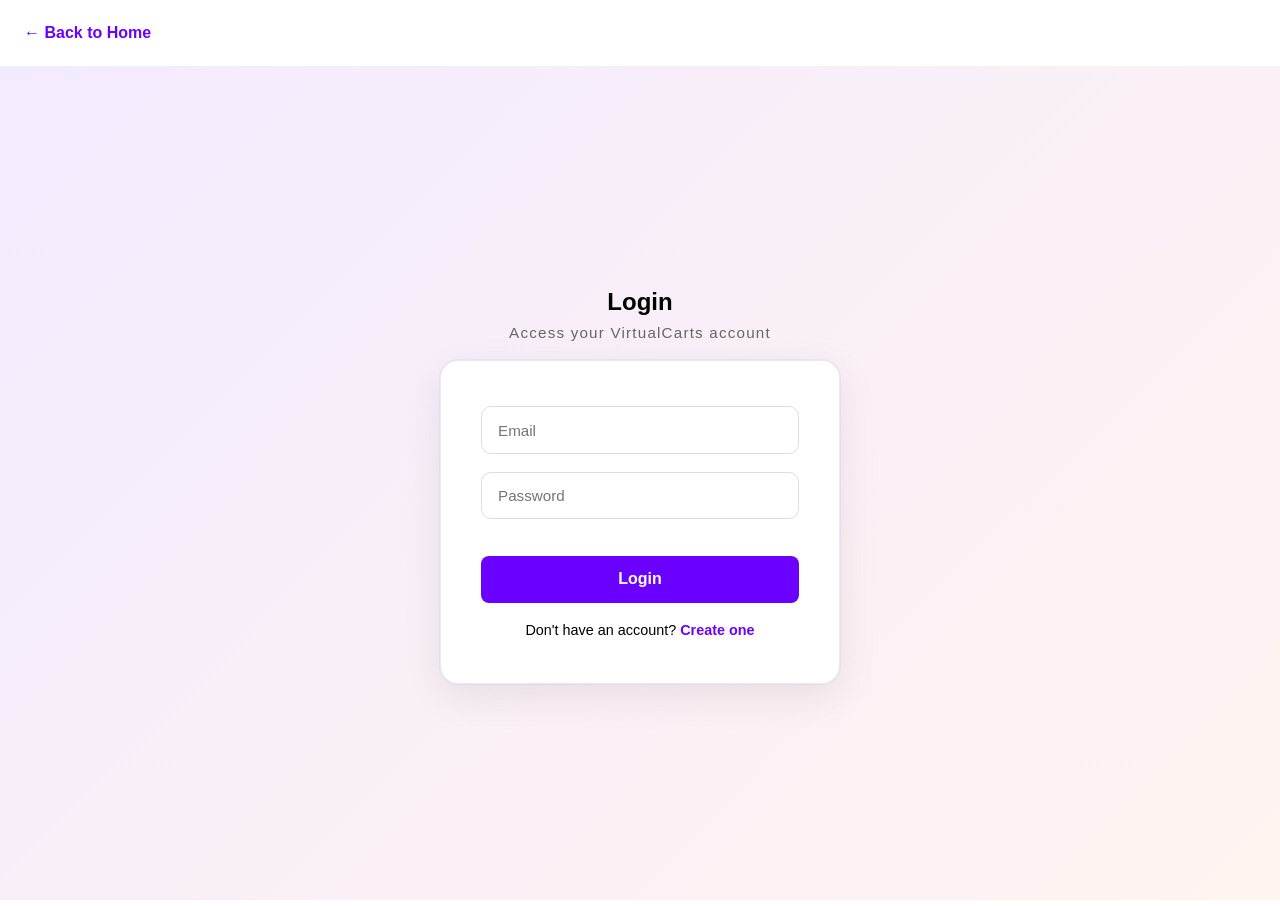
<file: account.html>
<!doctype html>
<html lang="en">
	<head>
		<meta charset="UTF-8" />
		<meta name="viewport" content="width=device-width, initial-scale=1.0" />
		<title>Login | VirtualCarts</title>
		<link rel="stylesheet" href="style.css" />
	</head>
	<body>
		<div class="back-link">
			<a href="index.html">&larr; Back to Home</a>
		</div>

		<section class="account-section">
			<h2>Login</h2>
			<p class="section-subtitle">Access your VirtualCarts account</p>

			<div class="account-single">
				<input type="email" placeholder="Email" />
				<input type="password" placeholder="Password" />

				<a href="index.html" class="primary-btn">Login</a>

				<p class="account-switch">
					Don't have an account?
					<a href="signup.html">Create one</a>
				</p>
			</div>
		</section>
	</body>
</html>
</file>
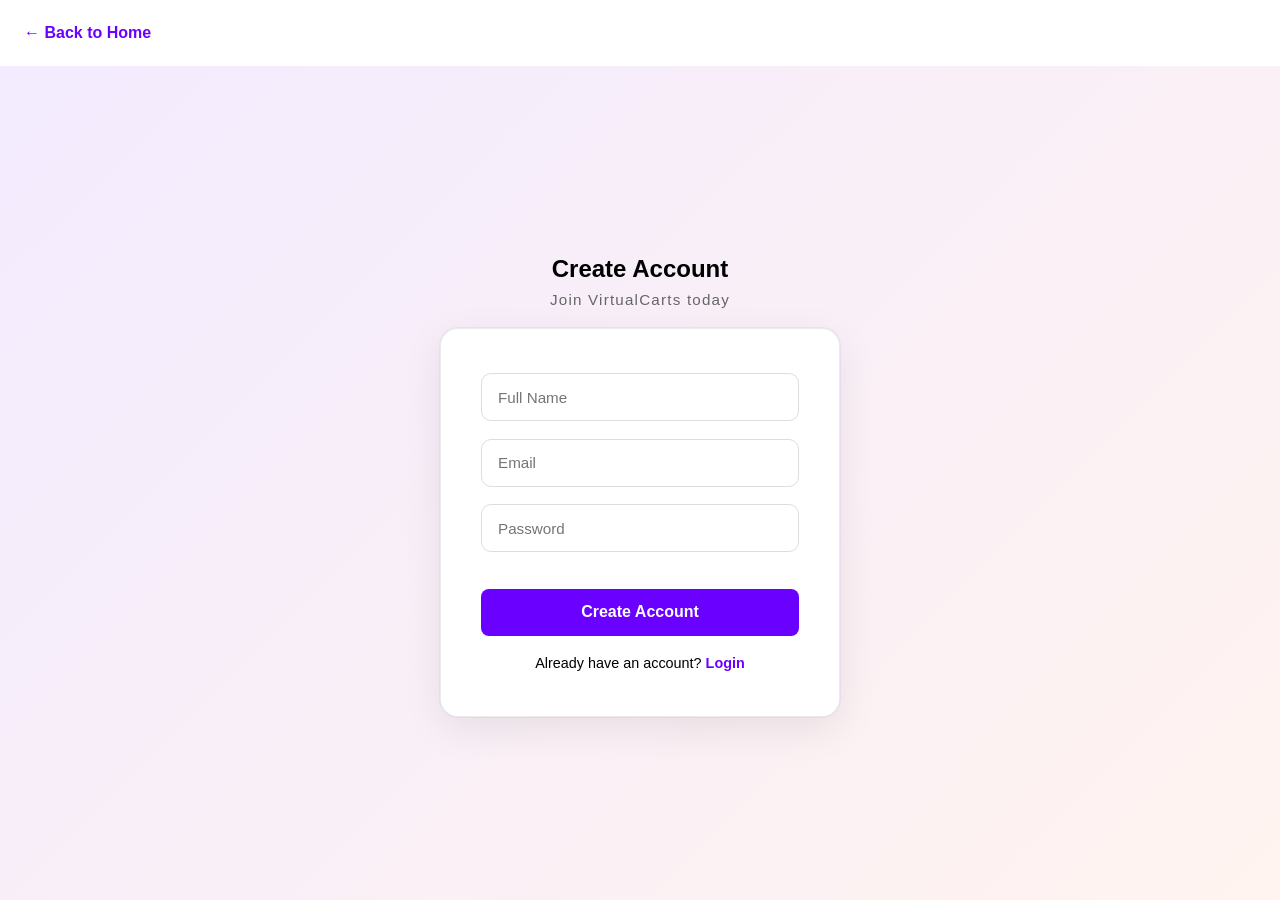
<file: signup.html>
<!doctype html>
<html lang="en">
	<head>
		<meta charset="UTF-8" />
		<meta name="viewport" content="width=device-width, initial-scale=1.0" />
		<title>Create Account | VirtualCarts</title>
		<link rel="stylesheet" href="style.css" />
	</head>
	<body>
		<div class="back-link">
			<a href="index.html">&larr; Back to Home</a>
		</div>

		<section class="account-section">
			<h2>Create Account</h2>
			<p class="section-subtitle">Join VirtualCarts today</p>

			<div class="account-single">
				<input type="text" placeholder="Full Name" />
				<input type="email" placeholder="Email" />
				<input type="password" placeholder="Password" />

				<a href="account.html" class="primary-btn">Create Account</a>

				<p class="account-switch">
					Already have an account?
					<a href="account.html">Login</a>
				</p>
			</div>
		</section>
	</body>
</html>
</file>
<file: style.css>
* {
	padding: 0;
	margin: 0;
	box-sizing: border-box;
	font-family: "Poppins", sans-serif;
}

html,
body {
	width: 100%;
	height: 100%;
	overflow-y: scroll;
	scrollbar-width: none; /* Firefox */
	-ms-overflow-style: none; /* IE & Edge */
}

/* Chrome, Safari, Edge */
html::-webkit-scrollbar,
body::-webkit-scrollbar {
	display: none;
}

/* Top bar */

.top-bar {
	background-color: #4b0082;
	color: white;
	display: flex;
	justify-content: space-between;
	align-items: center;
	padding: 8px, 40px;
	font-size: 0.85rem;
}

.top-left,
.top-center,
.top-right {
	white-space: nowrap;
}

.top-center {
	font-weight: 500;
}

/* Header */

header {
	display: flex;
	justify-content: space-between;
	align-items: center;
	padding: 0 2rem;
	height: 72px;
	background: #fff;
	border-bottom: 1px solid #eee;
	position: sticky;
	top: 0;
	z-index: 200;
	gap: 1.5rem;
	overflow: visible;
}

.head-second p,
.cat-title {
	display: flex;
	align-items: center;
	gap: 0.35rem;
}

.head-first {
	display: flex;
	min-width: max-content;
	align-items: center;
	gap: 0.4rem;
}

.logo-img img {
	width: 2rem;
	height: 2rem;
}

.logo-name span {
	color: #005182;
	margin-left: 0.3rem;
}

.logo-name {
	color: #ff7034;
	font-weight: 900;
	margin-left: 0.2rem;
}

.head-second {
	display: flex;
	align-items: center;
	gap: 1.4rem;
	min-width: 0;
}

.head-second > div:not(.search-bar) a,
.head-second > div:not(.search-bar) p,
.head-second > div:not(.search-bar) span,
.cat-title {
	font-weight: 600;
	font-size: 0.88rem;
	letter-spacing: 0.2px;
	color: #222;
	text-decoration: none;
}

.head-second i {
	margin-right: 0.25rem;
	font-size: 0.75rem;
	opacity: 0.75;
}

.head-second > div {
	display: flex;
	align-items: center;
	gap: 0.4rem;
	white-space: nowrap;
}

.head-second > div:not(.categories):not(.search-bar) {
	cursor: pointer;
	font-weight: 600;
	color: #222;
	transition: color 0.3s ease;
}

.head-second > div:not(.categories):not(.search-bar):hover {
	color: #4b0082;
}

.categories select {
	cursor: pointer;
	border: none;
}

.search-bar {
	display: flex;
	align-items: center;
	gap: 0.6rem;
	border: 1px solid #ddd;
	border-radius: 999px;
	padding: 0.45rem 1rem;
	background: #fafafa;
	min-width: 200px;
	max-width: 280px;
	flex: 0 1 320px;
}

.search-bar input {
	border: none;
	outline: none;
	background: transparent;
	width: 100%;
	font-size: 0.9rem;
	font-weight: 500;
}

.search-icon i {
	color: #666;
}

i {
	cursor: pointer;
}

.head-third {
	display: flex;
	align-items: center;
	gap: 1.5rem;
	min-width: max-content;
	white-space: nowrap;
	flex-shrink: 0;
}

.head-third .account {
	display: flex;
	justify-content: center;
	align-items: center;
}

.head-third .cart {
	display: flex;
	justify-content: center;
	align-items: center;
}

.head-third .account i {
	margin-right: 0.5rem;
}

.account-info p {
	font-size: 0.9rem;
	cursor: pointer;
	font-weight: 600;
	letter-spacing: 0.3px;
}

.account-info a,
.cart-info a {
	font-weight: 600;
	font-size: 0.9rem;
	text-decoration: none;
	color: #222;
}

.head-third .cart-icon i {
	margin-right: 0.5rem;
}

.cart-info p {
	font-size: 0.9rem;
	cursor: pointer;
	font-weight: 600;
	letter-spacing: 0.3px;
}

.categories select {
	font-weight: 600;
	font-size: 0.95rem;
	padding: 0.2rem 0.4rem;
	background: transparent;
}

/* Categories Mega Menu */
.categories {
	position: relative;
	display: flex;
	align-items: center;
	font-weight: 600;
	cursor: pointer;
	padding: 0.4rem 0.6rem;
}

.cat-title {
	display: flex;
	align-items: center;
	gap: 0.3rem;
	font-weight: 600;
}

.cat-title,
.categories select {
	font-weight: 600;
}

.mega-menu {
	position: absolute;
	top: 2.6rem;
	left: 50%;
	width: 520px;
	background: #fff;
	padding: 1.5rem;
	display: grid;
	grid-template-columns: repeat(3, 1fr);
	gap: 1.5rem;
	box-shadow: 0 20px 40px rgba(0, 0, 0, 0.15);
	border-radius: 1rem;
	opacity: 0;
	visibility: hidden;
	transform: translateX(-50%) translateY(10px);
	transition: all 0.3s ease;
	z-index: 300;
}

.menu-column a:hover {
	background: #f4f0ff;
	border-radius: 0.5rem;
	padding: 0.3rem;
}

.categories:hover .mega-menu {
	opacity: 1;
	visibility: visible;
	transform: translateX(-50%) translateY(0);
}

.category-card::before {
	content: "";
	position: absolute;
	inset: 0;
	border-radius: inherit;
	padding: 1px;
	background: linear-gradient(135deg, #6a00ff, #ff7034);
	-webkit-mask:
		linear-gradient(#fff 0 0) content-box,
		linear-gradient(#fff 0 0);
	-webkit-mask-composite: xor;
	mask-composite: exclude;
	opacity: 0;
	transition: opacity 0.35s ease;
}

.category-card:hover::before {
	opacity: 1;
}

.categories::after {
	content: "";
	position: absolute;
	top: 100%;
	left: 0;
	width: 100%;
	height: 15px;
	pointer-events: none;
}

.menu-column h4 {
	font-size: 0.95rem;
	margin-bottom: 0.6rem;
	color: #6a00ff;
}

.menu-column a {
	display: flex;
	align-items: center;
	gap: 0.6rem;
	margin-bottom: 0.5rem;
	text-decoration: none;
	color: #333;
	font-size: 0.9rem;
	transition: 0.2s;
}

.menu-column a:hover {
	color: #6a00ff;
}

.menu-column img {
	width: 28px;
	height: 28px;
	object-fit: contain;
}

/* Main Section */
.main-section {
	justify-content: left;
	width: 100vw;
}

.main-section {
	height: 100vh;
	background-image: url("./assets/main.png");
	background-size: cover;
	background-position: center;
	background-repeat: no-repeat;

	display: flex;
	align-items: start;
	/* padding-left: 80px; */
	position: relative;
}

.hero-content {
	position: relative;
	max-width: 520px;
	color: #000;
	z-index: 1;
	top: 5.5rem;
	left: 3rem;
}

.hero-content h1 {
	font-size: 3rem;
	font-weight: 800;
	line-height: 1.2;
	margin-bottom: 0.9rem;
}

.hero-content p {
	font-size: 1.1rem;
	opacity: 0.8;
	margin-bottom: 1.5rem;
	font-weight: 600;
}

/* Buttons */
.hero-buttons {
	display: flex;
	gap: 0.9rem;
}

.btn {
	padding: 0.75rem 1.6rem;
	border-radius: 1.8rem;
	text-decoration: none;
	font-weight: 600;
	transition: all 0.3s ease;
}

.btn.primary {
	background: #6a00ff;
	color: #fff;
}

.btn.primary:hover {
	background: #5200cc;
}

.btn.secondary {
	border: 1px solid #000;
	color: #000;
}

.btn.secondary:hover {
	background: rgba(255, 255, 255, 0.15);
}

/* Categories Section */
.categories-section {
	padding: 5rem 2rem;
	text-align: center;
	position: relative;
	background:
		linear-gradient(rgba(250, 250, 250, 0.05), rgba(250, 250, 250, 0.05)),
		url("./assets/categories-bg.png");
	background-size: cover;
	background-position: center;
	background-repeat: no-repeat;
}

.categories-section h2 {
	font-family: "Playfair Display", serif;
	font-size: 2.6rem;
	font-weight: 600;
	margin-bottom: 0.5rem;
	letter-spacing: 0.5px;
	color: #1a1a1a;
}

.section-subtitle {
	font-family: "Inter", sans-serif;
	font-size: 0.95;
	color: #555;
	margin-bottom: 3rem;
	letter-spacing: 1.2px;
	text-transform: uppercase;
}

.category-grid {
	position: relative;
	display: grid;
	grid-template-columns: repeat(3, 1fr);
	gap: 2rem;
	width: 100%;
	max-width: 1200px;
	margin: 0 auto;
	z-index: 1;
}

/* Cards */

.section-divider {
	width: 560px;
	height: 3px;
	background: linear-gradient(to right, #6a00ff, #ff7034);
	margin: 0 auto 3rem;
	border-radius: 999px;
}

.category-card {
	border-radius: 1.2rem;
	background: rgba(255, 255, 255, 0.95);
	backdrop-filter: blur(4px);
	border: 1px solid rgba(0, 0, 0, 0.08);
	overflow: hidden;
	box-shadow: 0 8px 22px rgba(0, 0, 0, 0.06);
	cursor: pointer;
	transition: all 0.35s ease;
	text-decoration: none;
	color: inherit;
	display: flex;
	flex-direction: column;
	align-items: center;
	padding: 1.6rem;
	width: 100%;
	max-width: none;
	min-height: 260px;
}

.category-card img {
	width: 100%;
	max-width: 200px;
	height: 180px;
	object-fit: contain;
	display: block;
	transition: transform 0.3s ease;
	border-radius: 0.8rem;
}

.category-card:hover {
	transform: translateY(-6px);
	border-color: rgba(106, 0, 255, 0.4);
	box-shadow: 0 16px 40px rgba(106, 0, 255, 0.18);
}

.category-card:hover img {
	transform: scale(1.05);
}

.category-card span {
	display: block;
	margin-top: 1rem;
	font-weight: 600;
	font-size: 1.05rem;
	color: #222;
}

.category-card:hover {
	transform: translateY(-6px);
	box-shadow: 0 15px 35px rgba(0, 0, 0, 0.15);
}

/* Product Page */
/* Product Page */
.product-page {
	padding: 4rem 2rem;
	background: #f8f8f8;
}

.product-container {
	max-width: 1100px;
	margin: auto;
	display: flex;
	gap: 3rem;
	background: #fff;
	padding: 2.5rem;
	border-radius: 1.2rem;
	box-shadow: 0 12px 30px rgba(0, 0, 0, 0.1);
}

/* Image */
.product-image img {
	width: 100%;
	max-width: 420px;
	border-radius: 1rem;
	object-fit: cover;
}

/* Details */
.product-details {
	flex: 1;
}

.product-details h1 {
	font-size: 2.2rem;
	margin-bottom: 0.8rem;
}

.product-price {
	font-size: 1.6rem;
	color: #6a00ff;
	font-weight: 700;
	margin-bottom: 1rem;
}

.product-desc {
	color: #555;
	line-height: 1.6;
	margin-bottom: 2rem;
}

/* Actions */
.product-actions {
	display: flex;
	align-items: center;
	gap: 1rem;
}

.product-actions input {
	width: 70px;
	padding: 0.4rem;
	font-size: 1rem;
}

.add-cart-btn {
	padding: 0.8rem 1.6rem;
	background: #6a00ff;
	color: #fff;
	border: none;
	border-radius: 2rem;
	cursor: pointer;
	font-weight: 600;
	transition: 0.3s;
}

.add-cart-btn:hover {
	background: #5200cc;
}

/* Responsive */
@media (max-width: 768px) {
	.product-container {
		flex-direction: column;
		text-align: center;
	}

	.product-actions {
		justify-content: center;
		flex-wrap: wrap;
	}
}

/* Responsiveness Mobile Screens */

@media (max-width: 600px) {
	.category-grid {
		grid-template-columns: 1fr;
	}
}

@media (max-width: 768px) {
	/* Header */
	header {
		flex-direction: column;
		height: auto;
		gap: 0.5rem;
	}

	.head-second {
		flex-wrap: wrap;
		justify-content: center;
		padding: 0.5rem;
	}

	/* Hero section */
	.main-section {
		align-items: center;
	}

	.hero-content {
		left: 0;
		top: 0;
		padding: 1.5rem;
		text-align: center;
		max-width: 100%;
	}

	.hero-content h1 {
		font-size: 2rem;
	}

	.hero-content p {
		font-size: 1rem;
	}

	.hero-buttons {
		justify-content: center;
		flex-wrap: wrap;
	}

	.mega-menu {
		grid-template-columns: 1fr;
	}
}

/* Responsiveness Tablets */
@media (max-width: 1024px) {
	.hero-content h1 {
		font-size: 2.4rem;
	}
	.mega-menu {
		width: 90vw;
		grid-template-columns: repeat(2, 1fr);
	}
	.category-grid {
		grid-template-columns: repeat(2, 1fr);
	}
}

/* Medium Screens Track Order Hide */
@media (max-width: 1200px) {
	.track-order {
		display: none;
	}
}

/* Small Screens */
@media (max-width: 768px) {
	.category-card img {
		height: 140px;
	}

	.categories-card {
		max-width: 180px;
	}
}

/* Extra Small Screens */
@media (max-width: 480px) {
	.category-grid {
		grid-template-columns: 1fr;
	}

	.category-card img {
		height: 160px;
	}
}

/* PRODUCT-FASHION */
/* Back Button */
.back-container {
	padding: 1.5rem;
}

.back-btn {
	text-decoration: none;
	color: #6a00ff;
	font-weight: 600;
	padding: 0.6rem 1.2rem;
	border-radius: 1.5rem;
	transition: background 0.3s;
}

.back-btn:hover {
	background-color: rgba(106, 0, 255, 0.1);
}

/* Product Grid */
.product-grid {
	display: grid;
	grid-template-columns: repeat(auto-fit, minmax(220px, 1fr));
	gap: 2rem;
	max-width: 1200px;
	margin: 2rem auto;
}

/* Product Card */
.product-card {
	background: #fff;
	padding: 1rem;
	border-radius: 1.2rem;
	box-shadow: 0 10px 25px rgba(0, 0, 0, 0.08);
	display: flex;
	flex-direction: column;
	align-items: center;
	transition:
		transform 0.3s,
		box-shadow 0.3s;
}

.product-card:hover {
	transform: translateY(-5px);
	box-shadow: 0 15px 35px rgba(0, 0, 0, 0.15);
}

.product-card img {
	width: 100%;
	max-width: 180px;
	height: 160px;
	object-fit: contain;
	margin-bottom: 1rem;
}

.product-card h3 {
	font-size: 1.1rem;
	margin-bottom: 0.5rem;
	text-align: center;
}

.product-price {
	color: #6a00ff;
	font-weight: 700;
	margin-bottom: 1rem;
}

/* Add to cart button */
.add-cart-btn {
	padding: 0.6rem 1.2rem;
	background: #6a00ff;
	color: #fff;
	border: none;
	border-radius: 2rem;
	cursor: pointer;
	font-weight: 600;
	transition: background 0.3s;
}

.add-cart-btn:hover {
	background: #5200cc;
}

/* Section title and subtitle */
.categories-section h2 {
	font-family: "Playfair Display", serif;
	font-size: 2.2rem;
	text-align: center;
	margin-bottom: 0.5rem;
}

.section-subtitle {
	font-family: "Inter", sans-serif;
	font-size: 0.95rem;
	color: #555;
	text-align: center;
	margin-bottom: 1rem;
	text-transform: none;
}

.section-divider {
	width: 450px;
	height: 3px;
	background: linear-gradient(to right, #6a00ff, #ff7034);
	margin: 0.5rem auto 2rem;
	border-radius: 999px;
}

/* Responsive */
@media (max-width: 768px) {
	.product-grid {
		grid-template-columns: 1fr 1fr;
	}
}

@media (max-width: 480px) {
	.product-grid {
		grid-template-columns: 1fr;
	}

	.product-card img {
		height: 140px;
	}
}

/* ELECTRONICS PAGE */
/* Electronics product image tweak */
.product-card img {
	object-fit: contain;
}

/* Electronics price emphasis */
.product-price {
	letter-spacing: 0.3px;
}

/* TRAVEL PAGE */
/* Travel product images */
.product-card img {
	object-fit: contain;
}

/* Slightly softer feel for travel */
.categories-section h2 {
	letter-spacing: 0.6px;
}

/* ACCOUNT PAGE */

.back-link {
	padding: 1.5rem;
}

.back-link a {
	text-decoration: none;
	color: #6a00ff;
	font-weight: 600;
}

.account-section {
	text-align: center;
	padding: 3rem 1rem;
	background: linear-gradient(
		135deg,
		rgba(106, 0, 255, 0.08),
		rgba(255, 112, 52, 0.08)
	);
	min-height: calc(100vh - 60px);
	display: flex;
	flex-direction: column;
	align-items: center;
	justify-content: center;
}

.account-section .section-subtitle {
	margin-bottom: 1.2rem;
	font-size: 0.95rem;
	color: #666;
}

.account-section h2 {
	padding-bottom: 0.5rem;
}

.account-container {
	display: grid;
	grid-template-columns: repeat(auto-fit, minmax(280px, 1fr));
	gap: 2rem;
	max-width: 900px;
	margin: 3rem auto 0;
}

.account-box {
	background: #fff;
	border: 1px solid #eee;
	border-radius: 14px;
	padding: 2rem;
	box-shadow: 0 10px 25px rgba(0, 0, 0, 0.05);
}

.account-box h3 {
	margin-bottom: 1.5rem;
}

.account-box input {
	width: 100%;
	padding: 0.8rem 1rem;
	margin-bottom: 1rem;
	border-radius: 8px;
	border: 1px solid #ddd;
	font-size: 0.95rem;
}

.primary-btn {
	display: block;
	width: 100%;
	padding: 0.85rem;
	background: linear-gradient(135deg, #6a00ff, #5200cc);
	color: #fff;
	border: none;
	border-radius: 10px;
	font-weight: 600;
	font-size: 0.95rem;
	cursor: pointer;
	text-decoration: none;
	transition:
		transform 0.25s ease,
		box-shadow 0.25s ease;
}

.primary-btn:hover {
	transform: translateY(-2px);
	box-shadow: 0 10px 25px rgba(106, 0, 255, 0.4);
	background: #5600cc;
}

/* Single Account Layout */
.account-single {
	max-width: 400px;
	width: 100%;
	background: #fff;
	padding: 2.8rem 2.5rem;
	border-radius: 18px;
	border: 1px solid rgba(0, 0, 0, 0.08);
	box-shadow:
		0 12px 40px rgba(0, 0, 0, 0.08),
		0 0 0 1px rgba(106, 0, 255, 0.05);
	position: relative;
}

.account-singe::before {
	content: "🔐";
	position: absolute;
	top: -28px;
	left: 50%;
	transform: translateX(-50%);
	background: #6a00ff;
	color: #fff;
	width: 56px;
	height: 56px;
	display: flex;
	align-items: center;
	justify-content: center;
	border-radius: 50%;
	font-size: 1.4rem;
	box-shadow: 0 10px 25px rgba(106, 0, 255, 0.4);
}

.account-single input {
	width: 100%;
	padding: 0.9rem 1rem;
	margin-bottom: 1.1rem;
	border-radius: 10px;
	border: 1px solid #ddd;
	font-size: 0.95rem;
	transition:
		border 0.3s,
		box-shadow 0.3s;
}

.account-single input:focus {
	outline: none;
	border-color: #6a00ff;
	box-shadow: 0 0 0 3px rgba(106, 0, 255, 0.15);
}

.account-switch {
	margin-top: 1.2rem;
	font-size: 0.9rem;
}

.account-switch a {
	color: #6a00ff;
	text-decoration: none;
	font-weight: 600;
}

/* CART PAGE */
.cart-section {
	padding: 3rem 6%;
	font-family: "Poppins", sans-serif;
}

.cart-section h2 {
	font-size: 2rem;
	margin-bottom: 0.5rem;
	text-align: center;
}

.cart-section .section-subtitle {
	font-size: 0.95rem;
	color: #666;
	margin-bottom: 2rem;
	text-transform: none;
}

.cart-container {
	display: grid;
	grid-template-columns: 2.5fr 1fr;
	gap: 2rem;
	align-items: flex-start;
}

.cart-items {
	background: #fff;
	border-radius: 12px;
	padding: 1.5rem;
	box-shadow: 0 8px 20px rgba(0, 0, 0, 0.06);
}

.cart-item {
	display: grid;
	grid-template-columns: 80px 1fr auto auto;
	gap: 1.2rem;
	align-items: center;
	padding: 1rem 0;
	border-bottom: 1px solid #eee;
}

.cart-item:last-child {
	border-bottom: none;
}

.cart-item img {
	width: 80px;
	height: 80px;
	object-fit: contain;
	border-radius: 8px;
	background: #f7f7f7;
	padding: 0.5rem;
}

.item-details h4 {
	font-size: 1rem;
	margin-bottom: 0.2rem;
}

.item-details p {
	color: #6a00ff;
	font-weight: 600;
}

.item-qty {
	font-size: 0.9rem;
	color: #555;
}

.item-remove i {
	color: #ff4d4d;
	cursor: pointer;
	transition: transform 0.2s ease;
}

.item-remove i:hover {
	transform: scale(1.2);
}

.cart-summary {
	background: #fff;
	border-radius: 12px;
	padding: 1.5rem;
	box-shadow: 0 8px 20px rgba(0, 0, 0, 0.06);
}

.cart-summary h3 {
	margin-bottom: 1rem;
}

.cart-summary p {
	display: flex;
	justify-content: space-between;
	margin: 0.6rem 0;
	color: #555;
}

.cart-summary .total {
	font-weight: 700;
	font-size: 1.1rem;
	color: #000;
}

.primary-btn {
	width: 100%;
	margin-top: 1.2rem;
	padding: 0.9rem;
	background: #6a00ff;
	color: #fff;
	border: none;
	border-radius: 8px;
	font-size: 1rem;
	cursor: pointer;
	transition: background 0.3s ease;
}

.primary-btn:hover {
	background: #5300cc;
}
</file>
